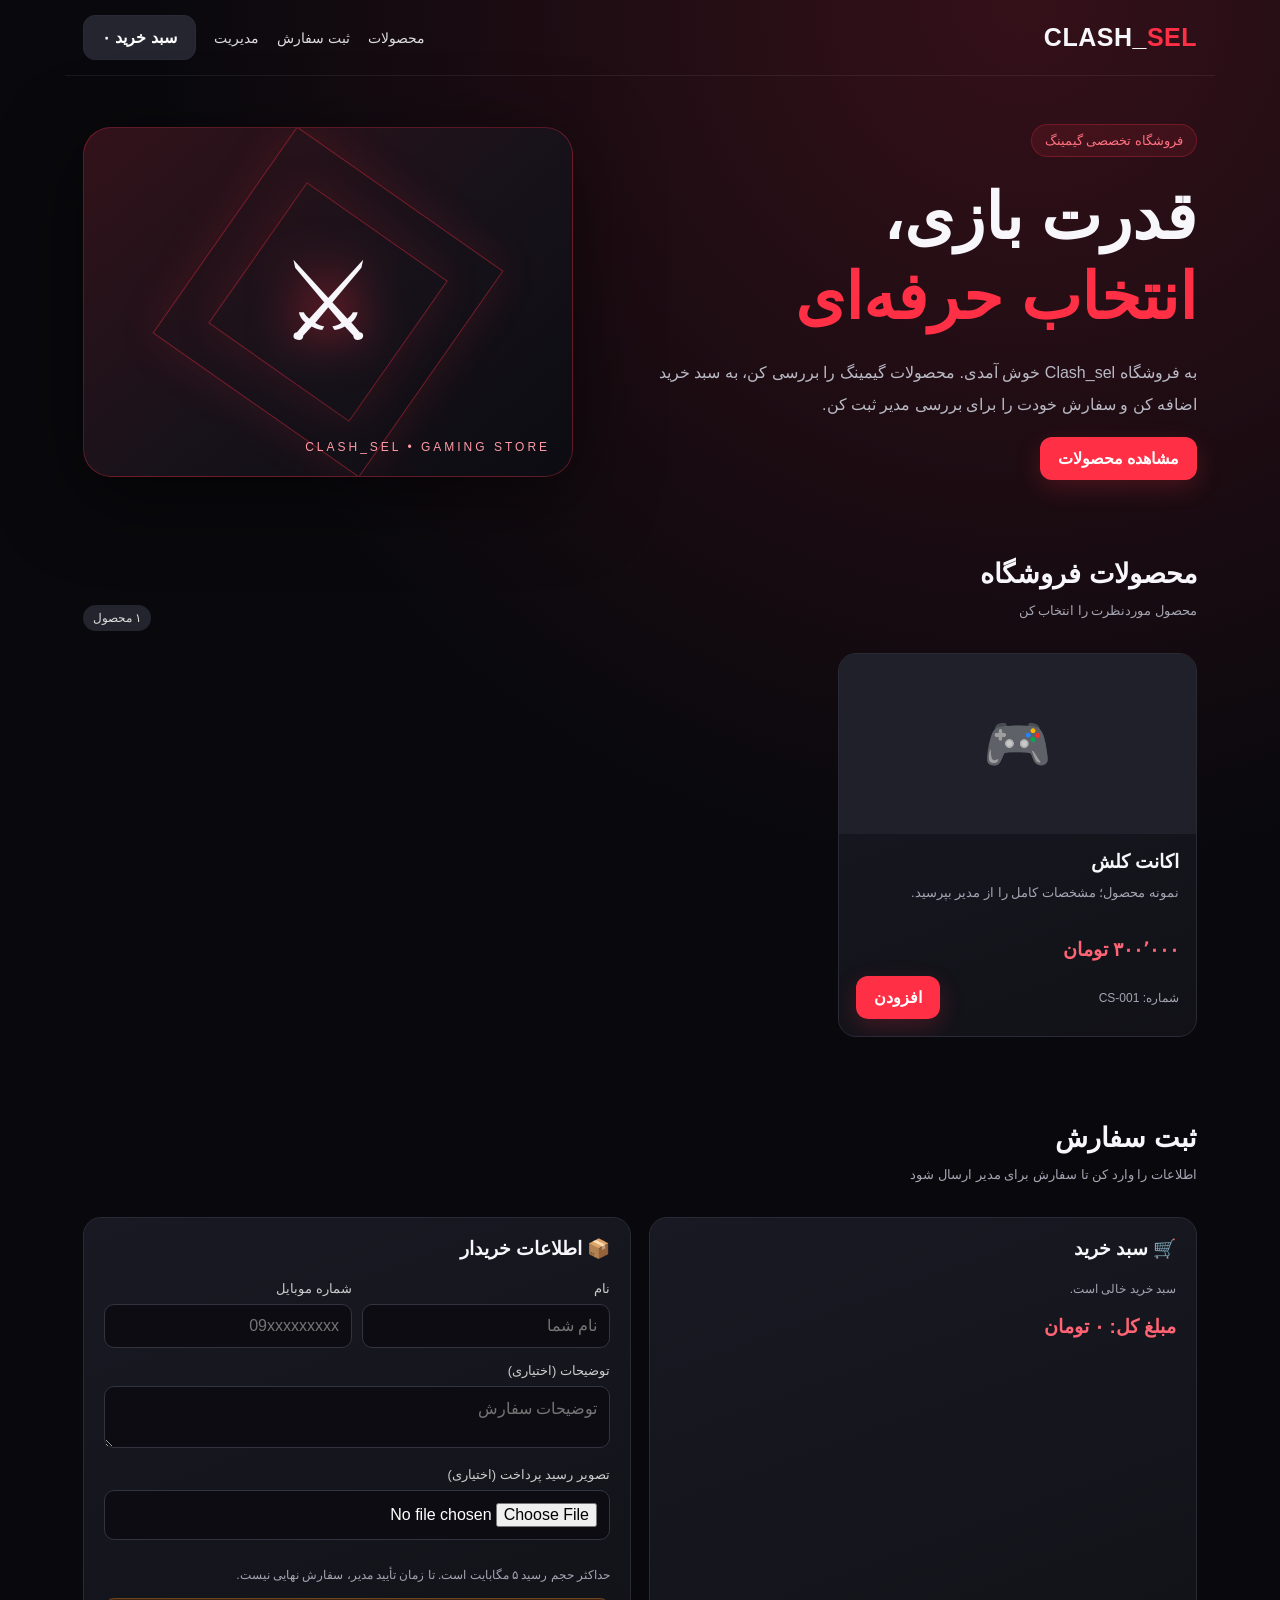
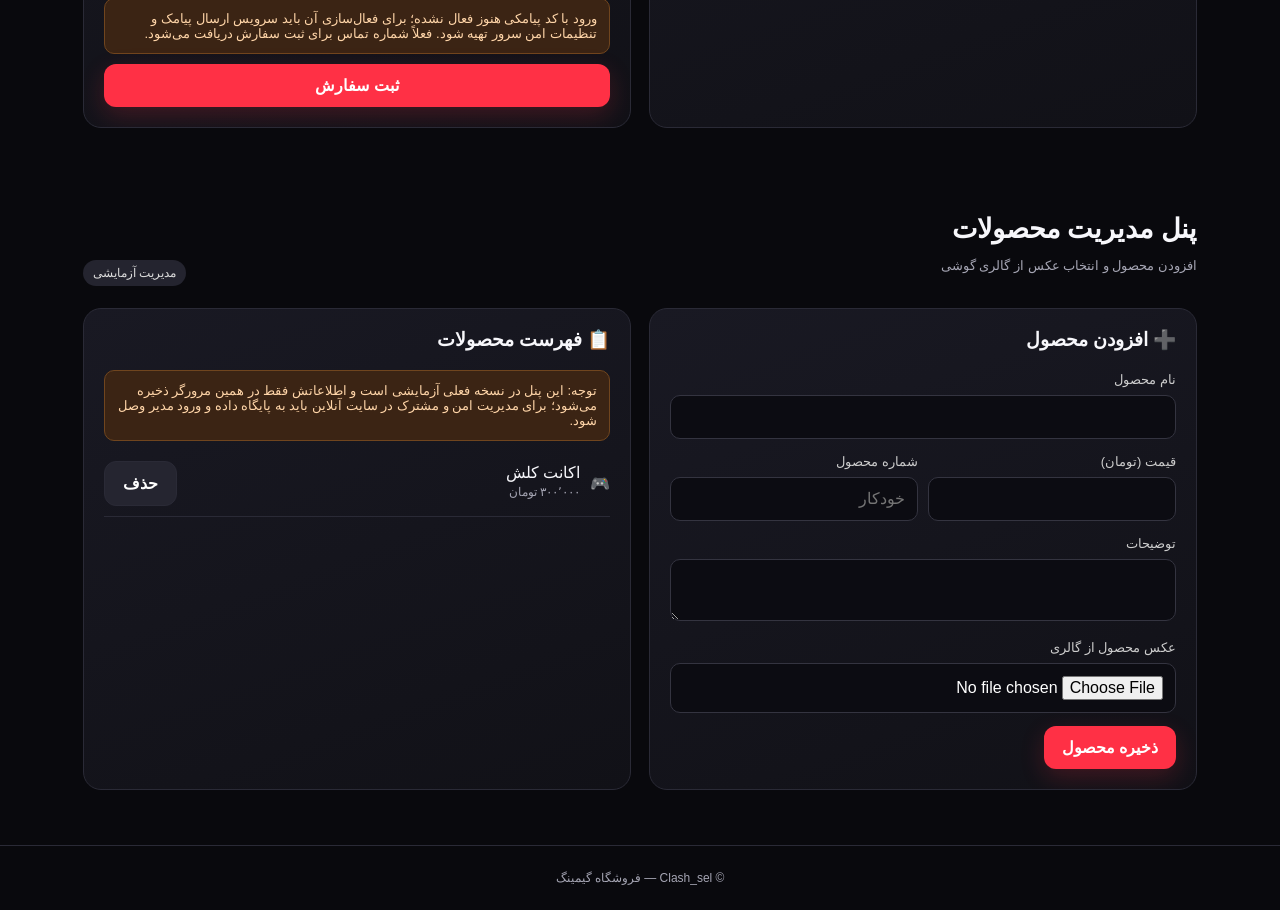
<file: index.html>
<!doctype html>
<html lang="fa" dir="rtl">
<head>
<meta charset="utf-8"><meta name="viewport" content="width=device-width,initial-scale=1">
<meta name="theme-color" content="#09090d"><title>Clash_sel | فروشگاه گیمینگ</title>
<style>
:root{--bg:#09090d;--panel:#14141c;--panel2:#1b1b25;--red:#ff3045;--muted:#a5a5b3;--line:#2a2a36;--white:#f7f7fb}*{box-sizing:border-box}body{margin:0;background:radial-gradient(circle at 80% 0,#351019 0,transparent 32%),var(--bg);color:var(--white);font-family:Tahoma,Arial,sans-serif}button,input,textarea,select{font:inherit}button{cursor:pointer}.wrap{max-width:1150px;margin:auto;padding:0 18px}.top{height:76px;display:flex;align-items:center;justify-content:space-between;border-bottom:1px solid #ffffff12}.brand{font-size:25px;font-weight:900;letter-spacing:.5px}.brand b{color:var(--red)}.nav{display:flex;gap:18px;align-items:center}.nav a{color:#ddd;text-decoration:none;font-size:14px}.btn{border:0;border-radius:12px;padding:12px 18px;background:var(--red);color:white;font-weight:bold;box-shadow:0 8px 25px #ff304533}.btn.alt{background:#252530;box-shadow:none;border:1px solid var(--line)}.hero{min-height:450px;display:grid;grid-template-columns:1.1fr .9fr;align-items:center;gap:25px;padding:48px 0}.tag{color:#ff7180;background:#ff30451a;border:1px solid #ff304544;padding:8px 13px;border-radius:30px;display:inline-block;font-size:13px}.hero h1{font-size:clamp(35px,6vw,64px);line-height:1.25;margin:20px 0}.hero h1 span{color:var(--red)}.hero p{color:#b9b9c4;line-height:2;max-width:560px}.hero-art{height:350px;border:1px solid #ff30454d;border-radius:28px;background:linear-gradient(140deg,#33121a,#17121a 55%,#0c0c12);display:flex;align-items:center;justify-content:center;position:relative;overflow:hidden;box-shadow:0 20px 80px #0008}.hero-art:before,.hero-art:after{content:"";position:absolute;width:250px;height:250px;border:1px solid #ff304566;transform:rotate(35deg);box-shadow:0 0 45px #ff304522}.hero-art:after{width:170px;height:170px}.shield{font-size:110px;filter:drop-shadow(0 0 25px #ff3045);z-index:1}.hero-stamp{position:absolute;bottom:22px;right:22px;color:#ff9aa5;font-size:12px;letter-spacing:3px}.section{padding:30px 0 55px}.heading{display:flex;align-items:end;justify-content:space-between;margin-bottom:22px}.heading h2{margin:0;font-size:27px}.heading p{color:var(--muted);font-size:13px}.grid{display:grid;grid-template-columns:repeat(3,1fr);gap:18px}.card,.box{background:linear-gradient(160deg,#191923,#111117);border:1px solid var(--line);border-radius:18px;overflow:hidden}.pic{height:180px;background:#20202b;display:flex;align-items:center;justify-content:center;color:#777;font-size:55px;overflow:hidden}.pic img{width:100%;height:100%;object-fit:cover}.cardbody{padding:17px}.card h3{margin:0 0 8px}.desc{color:var(--muted);font-size:13px;line-height:1.8;min-height:42px}.price{color:#ff6475;font-size:19px;font-weight:bold;margin:15px 0}.cardfoot{display:flex;justify-content:space-between;align-items:center}.small{font-size:12px;color:var(--muted)}.layout{display:grid;grid-template-columns:1fr 1fr;gap:18px}.box{padding:20px}.box h3{margin-top:0}.field{width:100%;background:#0c0c12;border:1px solid #343440;border-radius:10px;padding:12px;color:white;margin:7px 0 13px;outline:none}.field:focus{border-color:var(--red)}label{font-size:13px;color:#ccc}.muted{font-size:12px;color:var(--muted);line-height:1.8}.row{display:grid;grid-template-columns:1fr 1fr;gap:10px}.notice{background:#3b2414;color:#ffd5a8;border:1px solid #70451e;padding:12px;border-radius:10px;margin:10px 0;font-size:13px}.success{background:#123322;color:#a9f2c5;padding:12px;border-radius:10px;margin:10px 0}.hide{display:none!important}.admin-products .adminrow{display:flex;gap:10px;align-items:center;border-bottom:1px solid var(--line);padding:10px 0}.adminrow img{width:48px;height:48px;object-fit:cover;border-radius:8px}.adminrow button{margin-right:auto}.footer{border-top:1px solid var(--line);padding:25px 0;color:var(--muted);font-size:12px;text-align:center}.cartline{display:flex;justify-content:space-between;padding:9px 0;border-bottom:1px solid var(--line);font-size:13px}.cartline button{background:none;color:#ff8793;border:0}.pill{background:#24242f;padding:6px 10px;border-radius:20px;font-size:12px;color:#ddd}
@media(max-width:760px){.hero{grid-template-columns:1fr;padding:30px 0}.hero-art{height:220px}.grid{grid-template-columns:1fr 1fr}.layout{grid-template-columns:1fr}.nav a{display:none}.top{height:65px}}@media(max-width:480px){.grid{grid-template-columns:1fr}.row{grid-template-columns:1fr}.brand{font-size:21px}}
</style></head>
<body>
<header class="wrap top"><div class="brand">CLASH_<b>SEL</b></div><nav class="nav"><a href="#products">محصولات</a><a href="#orders">ثبت سفارش</a><a href="#admin">مدیریت</a><button class="btn alt" onclick="scrollToId('orders')">سبد خرید <span id="cartCount">۰</span></button></nav></header>
<main class="wrap">
<section class="hero"><div><span class="tag">فروشگاه تخصصی گیمینگ</span><h1>قدرت بازی،<br><span>انتخاب حرفه‌ای</span></h1><p>به فروشگاه Clash_sel خوش آمدی. محصولات گیمینگ را بررسی کن، به سبد خرید اضافه کن و سفارش خودت را برای بررسی مدیر ثبت کن.</p><button class="btn" onclick="scrollToId('products')">مشاهده محصولات</button></div><div class="hero-art"><div class="shield">⚔</div><div class="hero-stamp">CLASH_SEL • GAMING STORE</div></div></section>
<section class="section" id="products"><div class="heading"><div><h2>محصولات فروشگاه</h2><p>محصول موردنظرت را انتخاب کن</p></div><span class="pill" id="productCount">۰ محصول</span></div><div class="grid" id="productGrid"></div></section>
<section class="section" id="orders"><div class="heading"><div><h2>ثبت سفارش</h2><p>اطلاعات را وارد کن تا سفارش برای مدیر ارسال شود</p></div></div><div class="layout"><div class="box"><h3>🛒 سبد خرید</h3><div id="cartItems" class="muted">سبد خرید خالی است.</div><div class="price">مبلغ کل: <span id="cartTotal">۰</span> تومان</div></div><form class="box" id="orderForm"><h3>📦 اطلاعات خریدار</h3><div class="row"><div><label>نام</label><input class="field" id="buyerName" required maxlength="60" placeholder="نام شما"></div><div><label>شماره موبایل</label><input class="field" id="buyerPhone" required inputmode="tel" maxlength="20" placeholder="09xxxxxxxxx"></div></div><label>توضیحات (اختیاری)</label><textarea class="field" id="note" rows="2" maxlength="400" placeholder="توضیحات سفارش"></textarea><label>تصویر رسید پرداخت (اختیاری)</label><input class="field" id="receipt" type="file" accept="image/jpeg,image/png,image/webp,application/pdf"><p class="muted">حداکثر حجم رسید ۵ مگابایت است. تا زمان تأیید مدیر، سفارش نهایی نیست.</p><div class="notice">ورود با کد پیامکی هنوز فعال نشده؛ برای فعال‌سازی آن باید سرویس ارسال پیامک و تنظیمات امن سرور تهیه شود. فعلاً شماره تماس برای ثبت سفارش دریافت می‌شود.</div><button class="btn" type="submit" style="width:100%">ثبت سفارش</button><div id="result"></div></form></div></section>
<section class="section" id="admin"><div class="heading"><div><h2>پنل مدیریت محصولات</h2><p>افزودن محصول و انتخاب عکس از گالری گوشی</p></div><span class="pill">مدیریت آزمایشی</span></div><div class="layout"><form class="box" id="productForm"><h3>➕ افزودن محصول</h3><label>نام محصول</label><input class="field" id="pName" required maxlength="80"><div class="row"><div><label>قیمت (تومان)</label><input class="field" id="pPrice" type="number" min="0" required></div><div><label>شماره محصول</label><input class="field" id="pId" placeholder="خودکار" maxlength="20"></div></div><label>توضیحات</label><textarea class="field" id="pDesc" rows="2" maxlength="250"></textarea><label>عکس محصول از گالری</label><input class="field" id="pImage" type="file" accept="image/*"><button class="btn" type="submit">ذخیره محصول</button></form><div class="box"><h3>📋 فهرست محصولات</h3><div class="notice">توجه: این پنل در نسخه فعلی آزمایشی است و اطلاعاتش فقط در همین مرورگر ذخیره می‌شود؛ برای مدیریت امن و مشترک در سایت آنلاین باید به پایگاه داده و ورود مدیر وصل شود.</div><div id="adminProducts" class="admin-products"></div></div></div></section>
</main><footer class="footer">© Clash_sel — فروشگاه گیمینگ</footer>
<script>
const fa=n=>Number(n||0).toLocaleString('fa-IR');const scrollToId=id=>document.getElementById(id).scrollIntoView({behavior:'smooth'});
const starter=[{id:'CS-001',name:'اکانت کلش',price:300000,desc:'نمونه محصول؛ مشخصات کامل را از مدیر بپرسید.',image:''}];let products=JSON.parse(localStorage.getItem('cs_products')||'null')||starter;let cart=[];
function saveProducts(){localStorage.setItem('cs_products',JSON.stringify(products));renderProducts()}
function renderProducts(){document.getElementById('productGrid').innerHTML=products.map(p=>`<article class="card"><div class="pic">${p.image?`<img src="${p.image}" alt="${esc(p.name)}">`:'🎮'}</div><div class="cardbody"><h3>${esc(p.name)}</h3><div class="desc">${esc(p.desc||'')}</div><div class="price">${fa(p.price)} تومان</div><div class="cardfoot"><span class="small">شماره: ${esc(p.id)}</span><button class="btn" onclick="addCart('${esc(p.id)}')">افزودن</button></div></div></article>`).join('')||'<div class="box">هنوز محصولی ثبت نشده است.</div>';document.getElementById('productCount').textContent=fa(products.length)+' محصول';renderAdmin()}
function esc(s){return String(s??'').replace(/[&<>"']/g,c=>({'&':'&amp;','<':'&lt;','>':'&gt;','"':'&quot;',"'":'&#39;'}[c]))}
function addCart(id){let p=products.find(x=>x.id===id);if(!p)return;let x=cart.find(x=>x.id===id);if(x)x.qty++;else cart.push({id,qty:1});renderCart()}
function renderCart(){let total=0;document.getElementById('cartItems').innerHTML=cart.map(x=>{let p=products.find(p=>p.id===x.id);if(!p)return '';total+=p.price*x.qty;return `<div class="cartline"><span>${esc(p.name)} × ${fa(x.qty)}</span><span>${fa(p.price*x.qty)} تومان <button onclick="removeCart('${esc(x.id)}')">حذف</button></span></div>`}).join('')||'سبد خرید خالی است.';document.getElementById('cartTotal').textContent=fa(total);document.getElementById('cartCount').textContent=fa(cart.reduce((s,x)=>s+x.qty,0))}
function removeCart(id){cart=cart.filter(x=>x.id!==id);renderCart()}
function renderAdmin(){document.getElementById('adminProducts').innerHTML=products.map(p=>`<div class="adminrow">${p.image?`<img src="${p.image}">`:'<span>🎮</span>'}<span>${esc(p.name)}<br><small class="muted">${fa(p.price)} تومان</small></span><button class="btn alt" onclick="deleteProduct('${esc(p.id)}')">حذف</button></div>`).join('')||'<p class="muted">محصولی وجود ندارد.</p>'}
function deleteProduct(id){if(!confirm('این محصول حذف شود؟'))return;products=products.filter(p=>p.id!==id);cart=cart.filter(x=>x.id!==id);saveProducts();renderCart()}
const fileData=file=>new Promise((resolve,reject)=>{if(!file)return resolve('');if(file.size>1200000)return reject(new Error('برای ذخیره عکس در نسخه آزمایشی، حجم عکس باید کمتر از ۱٫۲ مگابایت باشد.'));let r=new FileReader();r.onload=()=>resolve(r.result);r.onerror=reject;r.readAsDataURL(file)});
document.getElementById('productForm').onsubmit=async e=>{e.preventDefault();try{let image=await fileData(document.getElementById('pImage').files[0]);let id=document.getElementById('pId').value.trim()||'CS-'+String(Date.now()).slice(-6);products.push({id,name:document.getElementById('pName').value.trim(),price:Number(document.getElementById('pPrice').value),desc:document.getElementById('pDesc').value.trim(),image});saveProducts();e.target.reset();alert('محصول در این مرورگر ذخیره شد.')}catch(err){alert(err.message)}};
const API_BASE_URL='https://YOUR-SERVICE-HOST.example.com';
document.getElementById('orderForm').onsubmit=async e=>{e.preventDefault();if(!cart.length){alert('سبد خرید خالی است.');return}const file=document.getElementById('receipt').files[0];if(file&&file.size>5*1024*1024){alert('حجم رسید نباید بیشتر از ۵ مگابایت باشد.');return}const items=cart.map(x=>{let p=products.find(p=>p.id===x.id);return {id:p.id,name:p.name,price:p.price,qty:x.qty}});const total=items.reduce((s,x)=>s+x.price*x.qty,0);const order={code:'CS-'+Date.now().toString().slice(-8),name:document.getElementById('buyerName').value.trim(),phone:document.getElementById('buyerPhone').value.trim(),note:document.getElementById('note').value.trim(),items,total};const data=new FormData();data.append('order',JSON.stringify(order));if(file)data.append('receipt',file);let btn=e.target.querySelector('button[type=submit]');btn.disabled=true;btn.textContent='در حال ارسال...';try{if(API_BASE_URL.includes('YOUR-SERVICE-HOST'))throw new Error('سرور روبیکا هنوز روی هاست فعال و به سایت وصل نشده است.');let res=await fetch(API_BASE_URL.replace(/\/$/,'')+'/api/order',{method:'POST',body:data});let out=await res.json();if(!res.ok||!out.ok)throw new Error(out.error||'ارسال ناموفق بود');document.getElementById('result').innerHTML=`<div class="success">سفارش ارسال شد. کد پیگیری: ${esc(order.code)}<br>مبلغ: ${fa(total)} تومان</div>`;cart=[];renderCart();e.target.reset()}catch(err){document.getElementById('result').innerHTML=`<div class="notice">${esc(err.message)}</div>`}finally{btn.disabled=false;btn.textContent='ثبت سفارش'}};
renderProducts();renderCart();
</script></body></html>
</file>
